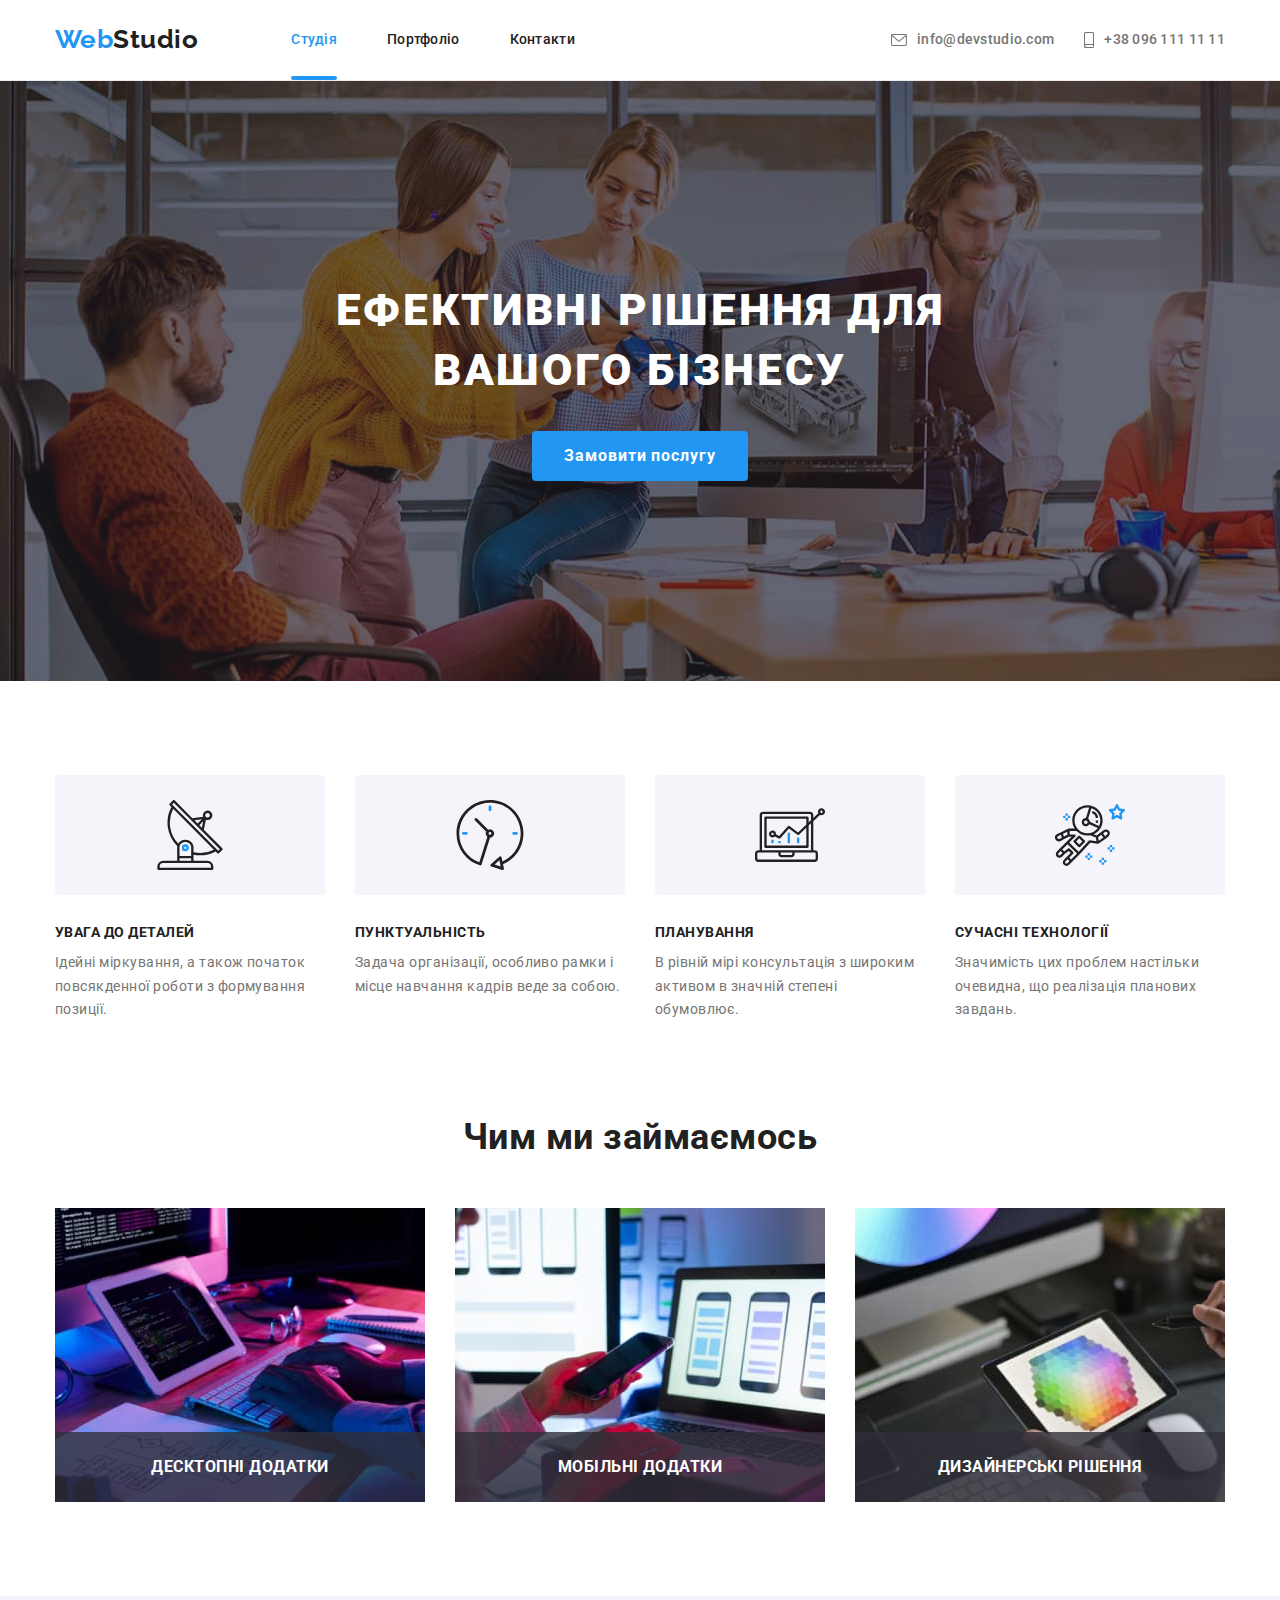
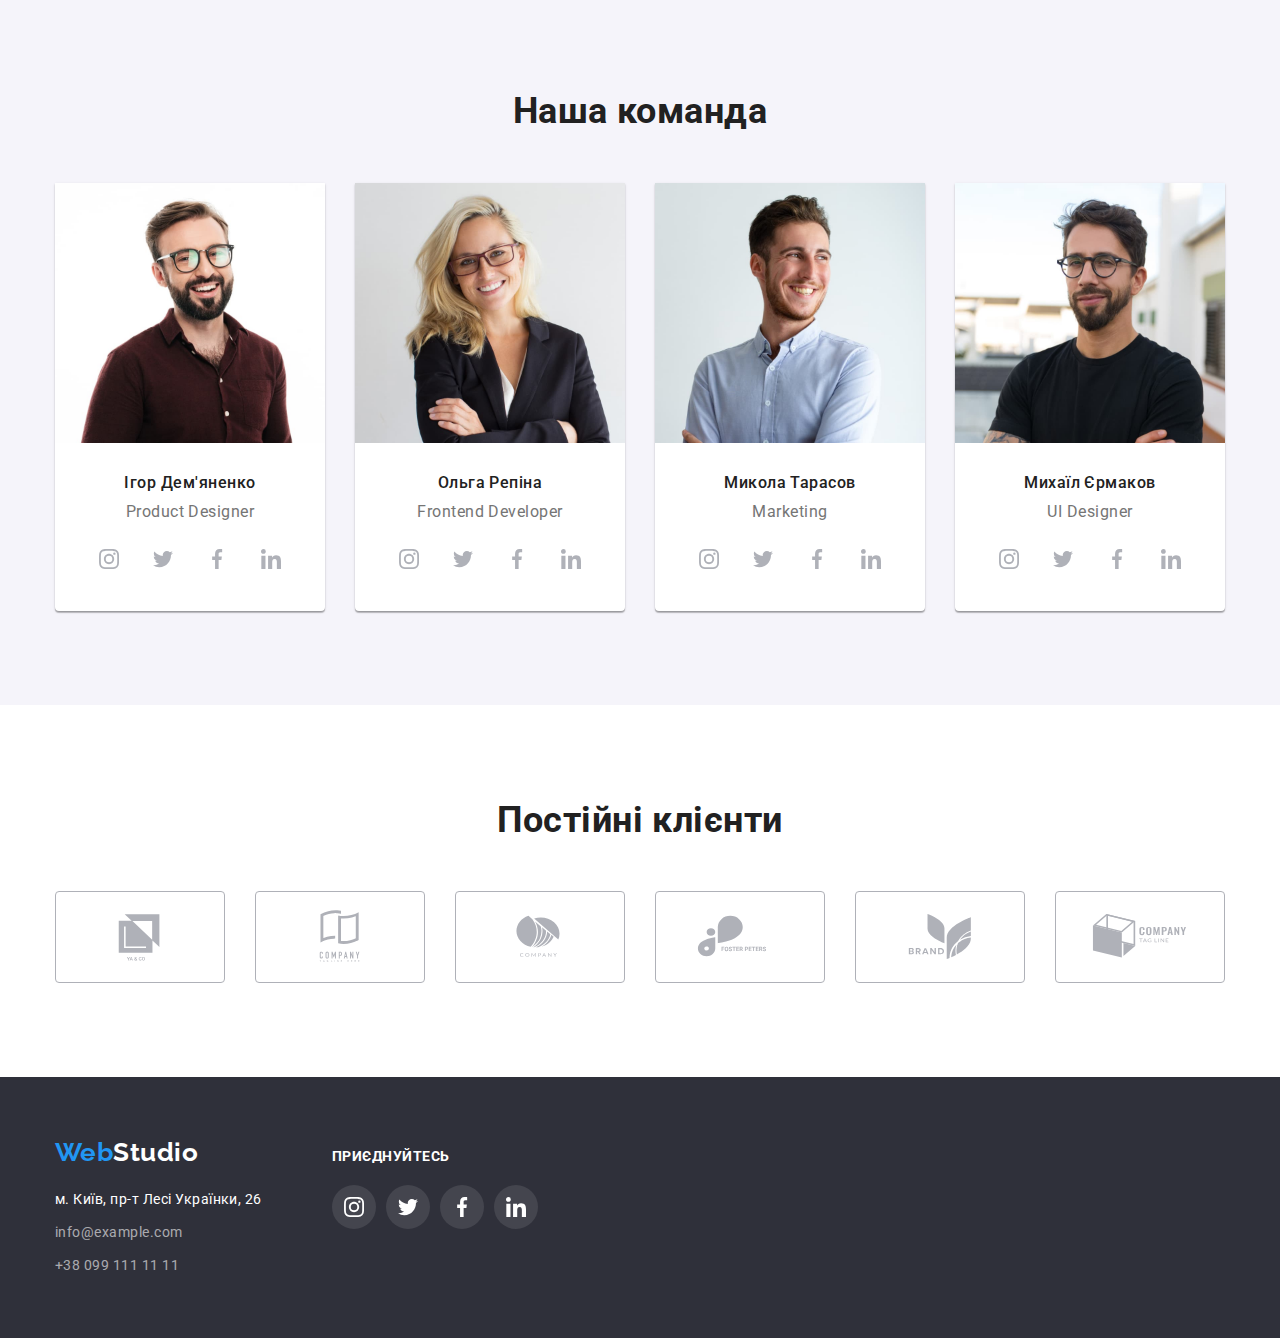
<file: index.html>
<!DOCTYPE html>
<html lang="uk">
  <head>
    <meta charset="UTF-8" />
    <meta http-equiv="X-UA-Compatible" content="IE=edge" />
    <meta name="viewport" content="width=device-width, initial-scale=1.0" />
    <title>WebStudio</title>
    <link rel="preconnect" href="https://fonts.googleapis.com" />
    <link rel="preconnect" href="https://fonts.gstatic.com" crossorigin />
    <link
      href="https://fonts.googleapis.com/css2?family=Raleway:wght@700&family=Roboto:wght@400;500;700;900&display=swap"
      rel="stylesheet"
    />
    <link
      rel="stylesheet"
      href="https://cdnjs.cloudflare.com/ajax/libs/modern-normalize/1.1.0/modern-normalize.min.css"
    />
    <link rel="stylesheet" href="./css/styles.css" />
  </head>

  <body>
    <header class="header">
      <div class="container">
        <nav class="nav-header">
          <a href="/" lang="en" class="logo link"> <span class="web">Web</span>Studio </a>

          <ul class="nav-list">
            <li class="item">
              <a class="nav-link link current" href="">Студія</a>
            </li>
            <li class="item">
              <a class="nav-link link" href="./portfolio.html">Портфоліо</a>
            </li>
            <li class="item">
              <a class="nav-link link" href="">Контакти</a>
            </li>
          </ul>
        </nav>
        <ul class="address-list">
          <li class="item">
            <a
              class="address link"
              href="mail:info@devstudio.com"
              target="_blank"
              rel="noopener noreferrer"
            >
              <svg class="address-list-icon" width="16" height="12">
                <use href="./image/icons.svg#envelope"></use>
              </svg>
              info@devstudio.com</a
            >
          </li>
          <li class="item">
            <a
              class="address link"
              href="tel:+380961111111"
              target="_blank"
              rel="noopener noreferrer"
            >
              <svg class="address-list-icon" width="10" height="16">
                <use href="./image/icons.svg#smartphone"></use>
              </svg>
              +38 096 111 11 11</a
            >
          </li>
        </ul>
      </div>
    </header>

    <main>
      <section class="hero">
        <div class="container">
          <h1 class="hero-title">Ефективні рішення для вашого бізнесу</h1>
          <button class="hero-button" type="button" data-modal-open>
          Замовити послугу
          </button>
        </div>

        <div class="backdrop is-hidden" data-modal>
          <div class="modal">
             <button class="close-modal" type="button" data-modal-close>
              <svg class="modal-icon" width="18" height="18">
                <use href="./image/icons.svg#close"></use>
              </svg>
             </button>
          </div>
        </div>
      </section>

      <section class="section benefits">
        <div class="container">
          <h2 class="visually-hidden">Наші переваги</h2>
          <ul class="benefits-list">
            <li class="benefits-item">
              <div class="benefits-recktangl">
                <svg class="benefits-icon" width="70" height="70">
                  <use href="./image/icons.svg#antenna"></use>
                </svg>
              </div>
              <h3 class="benefits-title">Увага до деталей</h3>
              <p class="benefits-text">
                Ідейні міркування, а також початок повсякденної роботи з формування позиції.
              </p>
            </li>
            <li class="benefits-item">
              <div class="benefits-recktangl">
                <svg class="benefits-icon" width="70" height="70">
                  <use href="./image/icons.svg#clock"></use>
                </svg>
              </div>
              <h3 class="benefits-title">Пунктуальність</h3>
              <p class="benefits-text">
                Задача організації, особливо рамки і місце навчання кадрів веде за собою.
              </p>
            </li>
            <li class="benefits-item">
              <div class="benefits-recktangl">
                <svg class="benefits-icon" width="70" height="70">
                  <use href="./image/icons.svg#diagram"></use>
                </svg>
              </div>
              <h3 class="benefits-title">Планування</h3>
              <p class="benefits-text">
                В рівній мірі консультація з широким активом в значній степені обумовлює.
              </p>
            </li>
            <li class="benefits-item">
              <div class="benefits-recktangl">
                <svg class="benefits-icon" width="70" height="70">
                  <use href="./image/icons.svg#astronaut"></use>
                </svg>
              </div>
              <h3 class="benefits-title">Сучасні технології</h3>
              <p class="benefits-text">
                Значимість цих проблем настільки очевидна, що реалізація планових завдань.
              </p>
            </li>
          </ul>
        </div>
      </section>

      <section class="section services">
        <div class="container">
          <h2 class="services-title">Чим ми займаємось</h2>
          <ul class="services-list">
            <li class="services-item">
              <div class="services-thumb">
                <img src="./image/services/scheme.jpg" alt="верстка" width="370" height="294" />
                <div class="services-text">
                  <h3 class="services-subtitle">Десктопні додатки</h3>
                </div>
              </div>
            </li>
            <li class="services-item">
              <div class="services-thumb">
                <img src="./image/services/addition.jpg" alt="розробка" width="370" height="294" />
                <div class="services-text">
                  <h3 class="services-subtitle">Мобільні додатки</h3>
                </div>
              </div>
            </li>
            <li class="services-item">
              <div class="services-thumb">
                <img src="./image/services/design.jpg" alt="дизайн" width="370" height="294" />
                <div class="services-text">
                  <h3 class="services-subtitle">Дизайнерські рішення</h3>
                </div>
              </div>
            </li>
          </ul>
        </div>
      </section>

      <section class="section team">
        <div class="container">
          <h2 class="team-title">Наша команда</h2>
          <ul class="team-list">
            <li class="team-item">
              <img
                src="./image/section-team/photo1.jpg"
                alt="дизайнер продукту"
                width="270"
                height="260"
              />
              <div class="team-wrapper">
                <h3 class="team-name">Ігор Дем'яненко</h3>
                <p lang="en" class="team-text">Product Designer</p>
                <ul class="team-social-list">
                  <li class="team-social-item">
                    <a
                      class="team-social-link link"
                      href=""
                      target="_blank"
                      rel="noopener noreferrer"
                    >
                      <svg class="team-icon" width="20" height="20">
                        <use href="./image/icons.svg#instagram"></use>
                      </svg>
                    </a>
                  </li>
                  <li class="team-social-item">
                    <a
                      class="team-social-link link"
                      href=""
                      target="_blank"
                      rel="noopener noreferrer"
                    >
                      <svg class="team-icon" width="20" height="20">
                        <use href="./image/icons.svg#twitter"></use>
                      </svg>
                    </a>
                  </li>
                  <li class="team-social-item">
                    <a
                      class="team-social-link link"
                      href=""
                      target="_blank"
                      rel="noopener noreferrer"
                    >
                      <svg class="team-icon" width="20" height="20">
                        <use href="./image/icons.svg#facebook"></use>
                      </svg>
                    </a>
                  </li>
                  <li class="team-social-item">
                    <a
                      class="team-social-link link"
                      href=""
                      target="_blank"
                      rel="noopener noreferrer"
                    >
                      <svg class="team-icon" width="20" height="20">
                        <use href="./image/icons.svg#linkedin"></use>
                      </svg>
                    </a>
                  </li>
                </ul>
              </div>
            </li>
            <li class="team-item">
              <img src="./image/section-team/photo2.jpg" alt="фронтенд" width="270" height="260" />
              <div class="team-wrapper">
                <h3 class="team-name">Ольга Репіна</h3>
                <p lang="en" class="team-text">Frontend Developer</p>
                <ul class="team-social-list">
                  <li class="team-social-item">
                    <a
                      class="team-social-link link"
                      href=""
                      target="_blank"
                      rel="noopener noreferrer"
                    >
                      <svg class="team-icon" width="20" height="20">
                        <use href="./image/icons.svg#instagram"></use>
                      </svg>
                    </a>
                  </li>
                  <li class="team-social-item">
                    <a
                      class="team-social-link link"
                      href=""
                      target="_blank"
                      rel="noopener noreferrer"
                    >
                      <svg class="team-icon" width="20" height="20">
                        <use href="./image/icons.svg#twitter"></use>
                      </svg>
                    </a>
                  </li>
                  <li class="team-social-item">
                    <a
                      class="team-social-link link"
                      href=""
                      target="_blank"
                      rel="noopener noreferrer"
                    >
                      <svg class="team-icon" width="20" height="20">
                        <use href="./image/icons.svg#facebook"></use>
                      </svg>
                    </a>
                  </li>
                  <li class="team-social-item">
                    <a
                      class="team-social-link link"
                      href=""
                      target="_blank"
                      rel="noopener noreferrer"
                    >
                      <svg class="team-icon" width="20" height="20">
                        <use href="./image/icons.svg#linkedin"></use>
                      </svg>
                    </a>
                  </li>
                </ul>
              </div>
            </li>
            <li class="team-item">
              <img
                src="./image/section-team/photo3.jpg"
                alt="маркетолог"
                width="270"
                height="260"
              />
              <div class="team-wrapper">
                <h3 class="team-name">Микола Тарасов</h3>
                <p lang="en" class="team-text">Marketing</p>
                <ul class="team-social-list">
                  <li class="team-social-item">
                    <a
                      class="team-social-link link"
                      href=""
                      target="_blank"
                      rel="noopener noreferrer"
                    >
                      <svg class="team-icon" width="20" height="20">
                        <use href="./image/icons.svg#instagram"></use>
                      </svg>
                    </a>
                  </li>
                  <li class="team-social-item">
                    <a
                      class="team-social-link link"
                      href=""
                      target="_blank"
                      rel="noopener noreferrer"
                    >
                      <svg class="team-icon" width="20" height="20">
                        <use href="./image/icons.svg#twitter"></use>
                      </svg>
                    </a>
                  </li>
                  <li class="team-social-item">
                    <a
                      class="team-social-link link"
                      href=""
                      target="_blank"
                      rel="noopener noreferrer"
                    >
                      <svg class="team-icon" width="20" height="20">
                        <use href="./image/icons.svg#facebook"></use>
                      </svg>
                    </a>
                  </li>
                  <li class="team-social-item">
                    <a
                      class="team-social-link link"
                      href=""
                      target="_blank"
                      rel="noopener noreferrer"
                    >
                      <svg class="team-icon" width="20" height="20">
                        <use href="./image/icons.svg#linkedin"></use>
                      </svg>
                    </a>
                  </li>
                </ul>
              </div>
            </li>
            <li class="team-item">
              <img src="./image/section-team/photo4.jpg" alt="дизайнер" width="270" height="260" />
              <div class="team-wrapper">
                <h3 class="team-name">Михаїл Єрмаков</h3>
                <p lang="en" class="team-text">UI Designer</p>
                <ul class="team-social-list">
                  <li class="team-social-item">
                    <a
                      class="team-social-link link"
                      href=""
                      target="_blank"
                      rel="noopener noreferrer"
                    >
                      <svg class="team-icon" width="20" height="20">
                        <use href="./image/icons.svg#instagram"></use>
                      </svg>
                    </a>
                  </li>
                  <li class="team-social-item">
                    <a
                      class="team-social-link link"
                      href=""
                      target="_blank"
                      rel="noopener noreferrer"
                    >
                      <svg class="team-icon" width="20" height="20">
                        <use href="./image/icons.svg#twitter"></use>
                      </svg>
                    </a>
                  </li>
                  <li class="team-social-item">
                    <a
                      class="team-social-link link"
                      href=""
                      target="_blank"
                      rel="noopener noreferrer"
                    >
                      <svg class="team-icon" width="20" height="20">
                        <use href="./image/icons.svg#facebook"></use>
                      </svg>
                    </a>
                  </li>
                  <li class="team-social-item">
                    <a
                      class="team-social-link link"
                      href=""
                      target="_blank"
                      rel="noopener noreferrer"
                    >
                      <svg class="team-icon" width="20" height="20">
                        <use href="./image/icons.svg#linkedin"></use>
                      </svg>
                    </a>
                  </li>
                </ul>
              </div>
            </li>
          </ul>
        </div>
      </section>

      <section class="section client">
        <div class="container">
          <h2 class="client-title">Постійні клієнти</h2>
          <ul class="client-list">
            <li class="client-item">
              <a class="client-link" href="" target="_blank" rel="noopener noreferrer">
                <svg class="client-logo" width="106" height="60">
                  <use href="./image/icons.svg#client-1"></use>
                </svg>
              </a>
            </li>
            <li class="client-item">
              <a class="client-link" href="" target="_blank" rel="noopener noreferrer">
                <svg class="client-logo" width="106" height="60">
                  <use href="./image/icons.svg#client-2"></use>
                </svg>
              </a>
            </li>
            <li class="client-item">
              <a class="client-link" href="" target="_blank" rel="noopener noreferrer">
                <svg class="client-logo" width="106" height="60">
                  <use href="./image/icons.svg#client-3"></use>
                </svg>
              </a>
            </li>
            <li class="client-item">
              <a class="client-link" href="" target="_blank" rel="noopener noreferrer">
                <svg class="client-logo" width="106" height="60">
                  <use href="./image/icons.svg#client-4"></use>
                </svg>
              </a>
            </li>
            <li class="client-item">
              <a class="client-link" href="" target="_blank" rel="noopener noreferrer">
                <svg class="client-logo" width="106" height="60">
                  <use href="./image/icons.svg#client-5"></use>
                </svg>
              </a>
            </li>
            <li class="client-item">
              <a class="client-link" href="" target="_blank" rel="noopener noreferrer">
                <svg class="client-logo" width="106" height="60">
                  <use href="./image/icons.svg#client-6"></use>
                </svg>
              </a>
            </li>
          </ul>
        </div>
      </section>
    </main>

    <footer class="page-footer">
      <div class="container">
        <div class="footer-contact">
          <a class="logo footer link" href="/" lang="en"><span class="web">Web</span>Studio </a>
          <address class="contact">
            <ul class="contact-list">
              <li class="map contact-item">м. Київ, пр-т Лесі Українки, 26</li>
              <li class="contact-item">
                <a
                  class="contact-link link"
                  href="info@example.com"
                  target="_blank"
                  rel="noopener noreferrer"
                  >info@example.com</a
                >
              </li>
              <li class="contact-item">
                <a
                  class="contact-link link"
                  href="+380991111111"
                  target="_blank"
                  rel="noopener noreferrer"
                  >+38 099 111 11 11</a
                >
              </li>
            </ul>
          </address>
        </div>

        <div class="footer-social">
          <h2 class="footer-title">Приєднуйтесь</h2>
          <ul class="footer-social-list">
            <li class="footer-social-item">
              <a class="footer-social-link link" href="" target="_blank" rel="noopener noreferrer">
                <svg class="footer-icon" width="20" height="20">
                  <use href="./image/icons.svg#instagram"></use>
                </svg>
              </a>
            </li>
            <li class="footer-social-item">
              <a class="footer-social-link link" href="" target="_blank" rel="noopener noreferrer">
                <svg class="footer-icon" width="20" height="20">
                  <use href="./image/icons.svg#twitter"></use>
                </svg>
              </a>
            </li>
            <li class="footer-social-item">
              <a class="footer-social-link link" href="" target="_blank" rel="noopener noreferrer">
                <svg class="footer-icon" width="20" height="20">
                  <use href="./image/icons.svg#facebook"></use>
                </svg>
              </a>
            </li>
            <li class="footer-social-item">
              <a class="footer-social-link link" href="" target="_blank" rel="noopener noreferrer">
                <svg class="footer-icon" width="20" height="20">
                  <use href="./image/icons.svg#linkedin"></use>
                </svg>
              </a>
            </li>
          </ul>
        </div>
      </div>
    </footer>
    <script src="./js/modal.js"></script>
  </body>
</html>
</file>
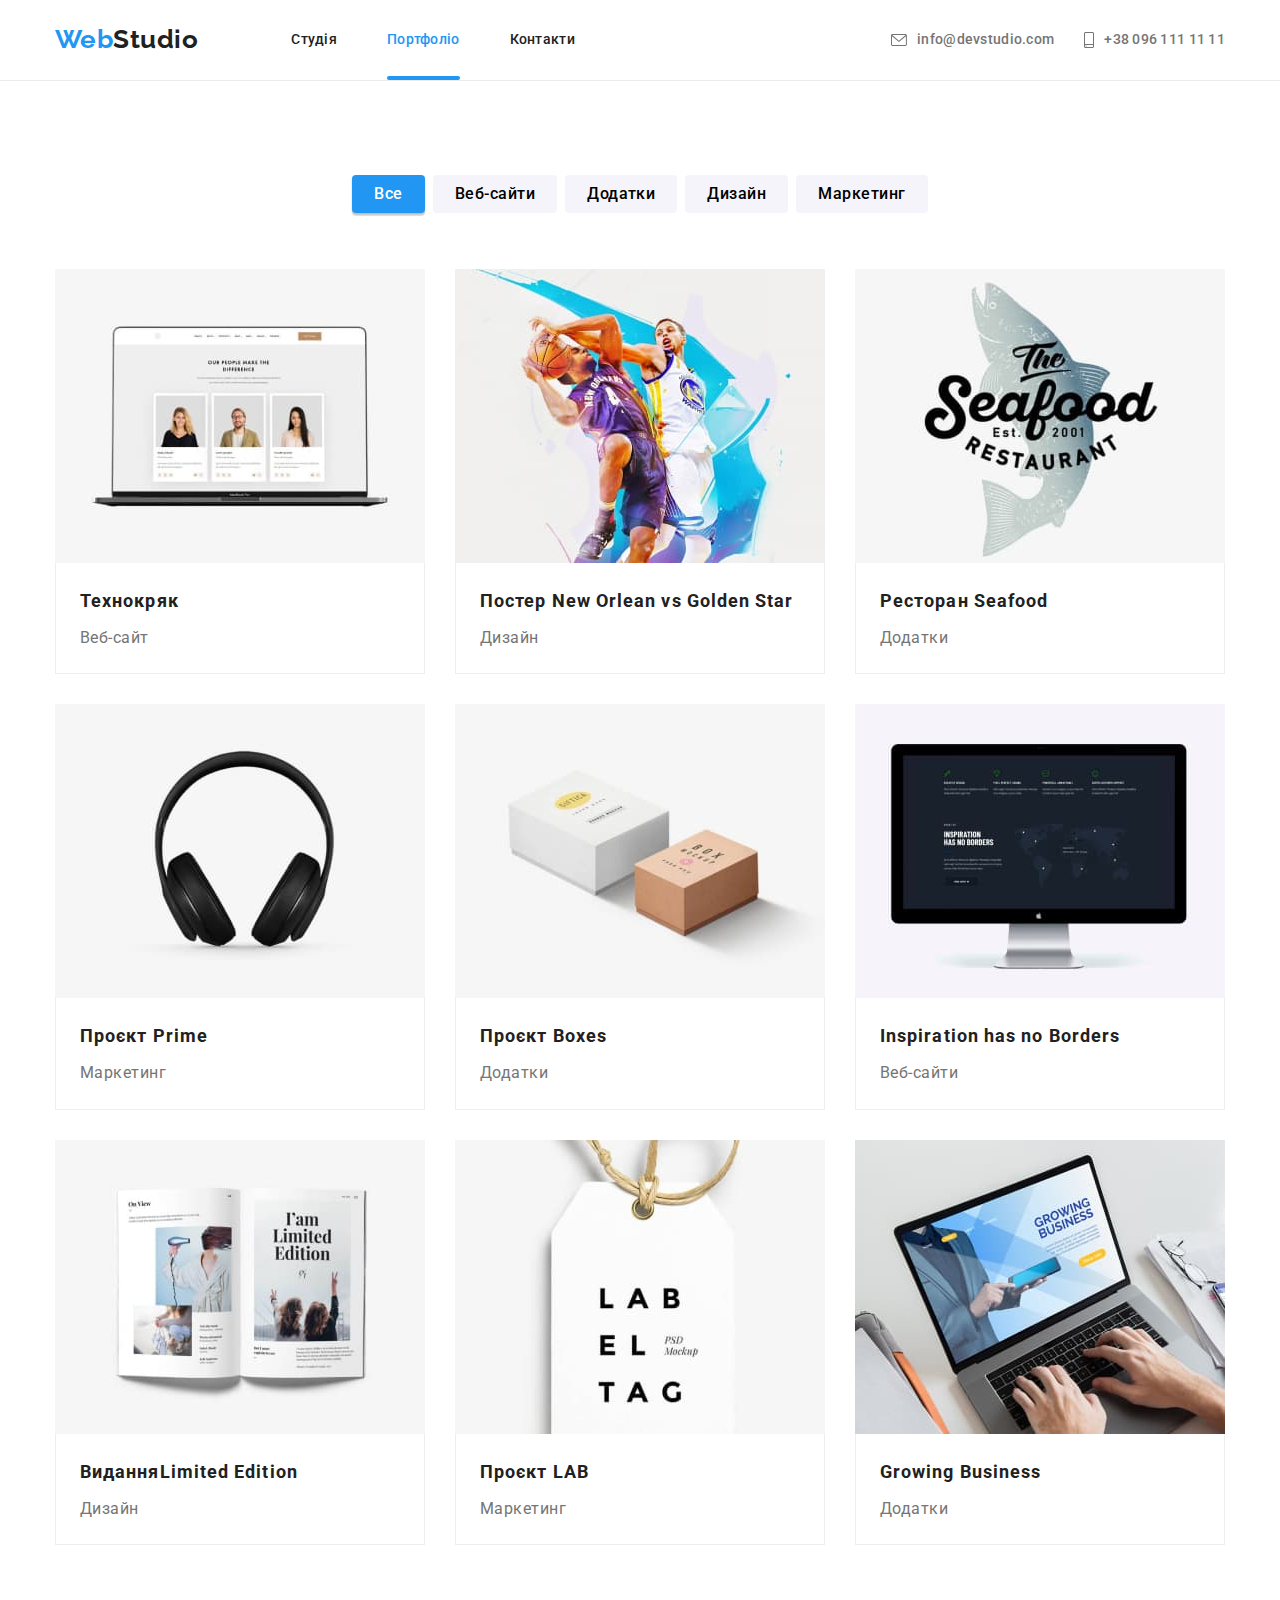
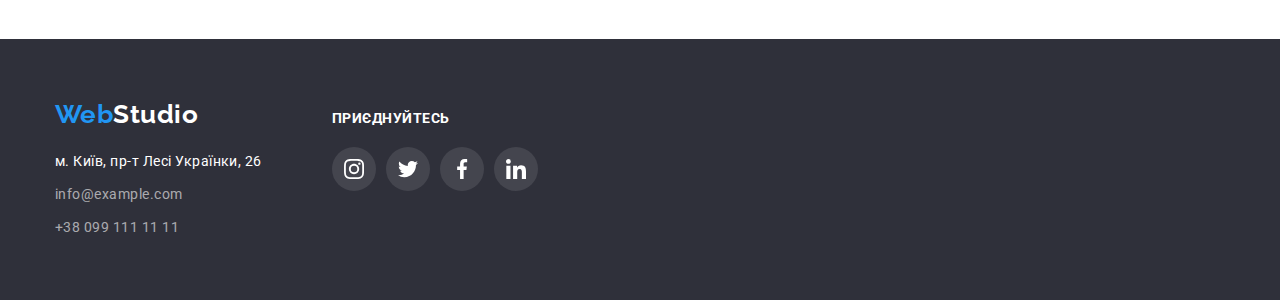
<file: portfolio.html>
<!DOCTYPE html>
<html lang="uk">
  <head>
    <meta charset="UTF-8" />
    <meta http-equiv="X-UA-Compatible" content="IE=edge" />
    <meta name="viewport" content="width=device-width, initial-scale=1.0" />
    <title>WebStudio</title>
    <link rel="preconnect" href="https://fonts.googleapis.com" />
    <link rel="preconnect" href="https://fonts.gstatic.com" crossorigin />
    <link
      href="https://fonts.googleapis.com/css2?family=Raleway:wght@700&family=Roboto:wght@400;500;700;900&display=swap"
      rel="stylesheet"
    />
    <link
      rel="stylesheet"
      href="https://cdnjs.cloudflare.com/ajax/libs/modern-normalize/1.1.0/modern-normalize.min.css"
    />

    <link rel="stylesheet" href="./css/styles.css" />
  </head>

  <body>
    <header class="header">
      <div class="container">
        <nav class="nav-header">
          <a href="/" lang="en" class="logo link"> <span class="web">Web</span>Studio </a>

          <ul class="nav-list">
            <li class="item">
              <a class="nav-link link" href="./index.html">Студія</a>
            </li>
            <li class="item">
              <a class="nav-link link current" href="">Портфоліо</a>
            </li>
            <li class="item">
              <a class="nav-link link" href="">Контакти</a>
            </li>
          </ul>
        </nav>
        <ul class="address-list">
          <li class="item">
            <a
              class="address link"
              href="mail:info@devstudio.com"
              target="_blank"
              rel="noopener noreferrer"
            >
              <svg class="address-list-icon" width="16" height="12">
                <use href="./image/icons.svg#envelope"></use>
              </svg>
              info@devstudio.com</a
            >
          </li>
          <li class="item">
            <div class="header-adress">
              <a
                class="address link"
                href="tel:+380961111111"
                target="_blank"
                rel="noopener noreferrer"
              >
                <svg class="address-list-icon" width="10" height="16">
                  <use href="./image/icons.svg#smartphone"></use>
                </svg>
                +38 096 111 11 11</a
              >
            </div>
          </li>
        </ul>
      </div>
    </header>
    <main>
      <section class="section">
        <div class="container">
          <h1 class="visually-hidden">Наші роботи</h1>
          <ul class="btn-list">
            <li class="btn-item">
              <button class="filter active-btn" type="button">Все</button>
            </li>
            <li class="btn-item">
              <button class="filter" type="button">Веб-сайти</button>
            </li>
            <li class="btn-item">
              <button class="filter" type="button">Додатки</button>
            </li>
            <li class="btn-item">
              <button class="filter" type="button">Дизайн</button>
            </li>
            <li class="btn-item">
              <button class="filter" type="button">Маркетинг</button>
            </li>
          </ul>
          <ul class="portfolio-list">
            <li class="portfolio-item">
              <a class="portfolio-link link" href="">
                <div class="portfolio-box">
                  <img
                    src="./image/portfolio/technocrack.jpg"
                    alt="Сторінка веб-сайту"
                    width="370"
                    height="294"
                  />
                  <div class="overlay">
                    <p class="overlay-text">
                      Ресурс пропонує комплексні пропозиції з різним рівнем функціоналу та сервісів.
                      Все це дозволить відвідувачу отримати вичерпні відомості про компанію чи
                      приватну особу.
                    </p>
                  </div>
                </div>
                <div class="portfolio-text">
                  <h2 class="portfolio-title">Технокряк</h2>
                  <p class="portfolio-filter">Веб-сайт</p>
                </div>
              </a>
            </li>
            <li class="portfolio-item">
              <a class="portfolio-link link" href="">
                <div class="portfolio-box">
                  <img
                    src="./image/portfolio/poster.jpg"
                    alt="Дизайн постеру"
                    width="370"
                    height="294"
                  />
                  <div class="overlay">
                    <p class="overlay-text">
                      Ресурс пропонує комплексні пропозиції з різним рівнем функціоналу та сервісів.
                      Все це дозволить відвідувачу отримати вичерпні відомості про компанію чи
                      приватну особу.
                    </p>
                  </div>
                </div>
                <div class="portfolio-text">
                  <h2 class="portfolio-title">
                    Постер <span lang="en">New Orlean vs Golden Star</span>
                  </h2>
                  <p class="portfolio-filter">Дизайн</p>
                </div>
              </a>
            </li>
            <li class="portfolio-item">
              <a class="portfolio-link link" href="">
                <div class="portfolio-box">
                  <img
                    src="./image/portfolio/seafood.jpg"
                    alt="Додаток для ресторану"
                    width="370"
                    height="294"
                  />
                  <div class="overlay">
                    <p class="overlay-text">
                      Ресурс пропонує комплексні пропозиції з різним рівнем функціоналу та сервісів.
                      Все це дозволить відвідувачу отримати вичерпні відомості про компанію чи
                      приватну особу.
                    </p>
                  </div>
                </div>
                <div class="portfolio-text">
                  <h2 class="portfolio-title">Ресторан <span lang="en">Seafood</span></h2>
                  <p class="portfolio-filter">Додатки</p>
                </div>
              </a>
            </li>
            <li class="portfolio-item">
              <a class="portfolio-link link" href="">
                <div class="portfolio-box">
                  <img
                    src="./image/portfolio/project-prime.jpg"
                    alt="Навушнки"
                    width="370"
                    height="294"
                  />
                  <div class="overlay">
                    <p class="overlay-text">
                      Ресурс пропонує комплексні пропозиції з різним рівнем функціоналу та сервісів.
                      Все це дозволить відвідувачу отримати вичерпні відомості про компанію чи
                      приватну особу.
                    </p>
                  </div>
                </div>
                <div class="portfolio-text">
                  <h2 class="portfolio-title">Проєкт <span lang="en">Prime</span></h2>
                  <p class="portfolio-filter">Маркетинг</p>
                </div>
              </a>
            </li>
            <li class="portfolio-item">
              <a class="portfolio-link link" href="">
                <div class="portfolio-box">
                  <img
                    src="./image/portfolio/project-boxes.jpg"
                    alt="Коробки"
                    width="370"
                    height="294"
                  />
                  <div class="overlay">
                    <p class="overlay-text">
                      Ресурс пропонує комплексні пропозиції з різним рівнем функціоналу та сервісів.
                      Все це дозволить відвідувачу отримати вичерпні відомості про компанію чи
                      приватну особу.
                    </p>
                  </div>
                </div>
                <div class="portfolio-text">
                  <h2 class="portfolio-title">Проєкт <span lang="en">Boxes</span></h2>
                  <p class="portfolio-filter">Додатки</p>
                </div>
              </a>
            </li>
            <li class="portfolio-item">
              <a class="portfolio-link link" href="">
                <div class="portfolio-box">
                  <img
                    src="./image/portfolio/inspiration.jpg"
                    alt="Монітор"
                    width="370"
                    height="294"
                  />
                  <div class="overlay">
                    <p class="overlay-text">
                      Ресурс пропонує комплексні пропозиції з різним рівнем функціоналу та сервісів.
                      Все це дозволить відвідувачу отримати вичерпні відомості про компанію чи
                      приватну особу.
                    </p>
                  </div>
                </div>
                <div class="portfolio-text">
                  <h2 class="portfolio-title" lang="en">Inspiration has no Borders</h2>
                  <p class="portfolio-filter">Веб-сайти</p>
                </div>
              </a>
            </li>
            <li class="portfolio-item">
              <a class="portfolio-link link" href="">
                <div class="portfolio-box">
                  <img
                    src="./image/portfolio/limited-edition.jpg"
                    alt="Відкрита книга"
                    width="370"
                    height="294"
                  />
                  <div class="overlay">
                    <p class="overlay-text">
                      Ресурс пропонує комплексні пропозиції з різним рівнем функціоналу та сервісів.
                      Все це дозволить відвідувачу отримати вичерпні відомості про компанію чи
                      приватну особу.
                    </p>
                  </div>
                </div>
                <div class="portfolio-text">
                  <h2 class="portfolio-title">Видання<span lang="en">Limited Edition</span></h2>
                  <p class="portfolio-filter">Дизайн</p>
                </div>
              </a>
            </li>
            <li class="portfolio-item">
              <a class="portfolio-link link" href="">
                <div class="portfolio-box">
                  <img
                    src="./image/portfolio/project-lab.jpg"
                    alt="Етикетка"
                    width="370"
                    height="294"
                  />
                  <div class="overlay">
                    <p class="overlay-text">
                      Ресурс пропонує комплексні пропозиції з різним рівнем функціоналу та сервісів.
                      Все це дозволить відвідувачу отримати вичерпні відомості про компанію чи
                      приватну особу.
                    </p>
                  </div>
                </div>
                <div class="portfolio-text">
                  <h2 class="portfolio-title">Проєкт <span lang="en">LAB</span></h2>
                  <p class="portfolio-filter">Маркетинг</p>
                </div>
              </a>
            </li>
            <li class="portfolio-item">
              <a class="portfolio-link link" href="">
                <div class="portfolio-box">
                  <img
                    src="./image/portfolio/growing-business.jpg"
                    alt="Ноутбук"
                    width="370"
                    height="294"
                  />
                  <div class="overlay">
                    <p class="overlay-text">
                      Ресурс пропонує комплексні пропозиції з різним рівнем функціоналу та сервісів.
                      Все це дозволить відвідувачу отримати вичерпні відомості про компанію чи
                      приватну особу.
                    </p>
                  </div>
                </div>
                <div class="portfolio-text">
                  <h2 class="portfolio-title" lang="en">Growing Business</h2>
                  <p class="portfolio-filter">Додатки</p>
                </div>
              </a>
            </li>
          </ul>
        </div>
      </section>
    </main>

    <footer class="page-footer">
      <div class="container">
        <div class="footer-contact">
          <a class="logo footer link" href="/" lang="en"><span class="web">Web</span>Studio </a>
          <address class="contact">
            <ul class="contact-list">
              <li class="map contact-item">м. Київ, пр-т Лесі Українки, 26</li>
              <li class="contact-item">
                <a
                  class="contact-link link"
                  href="info@example.com"
                  target="_blank"
                  rel="noopener noreferrer"
                  >info@example.com</a
                >
              </li>
              <li class="contact-item">
                <a
                  class="contact-link link"
                  href="+380991111111"
                  target="_blank"
                  rel="noopener noreferrer"
                  >+38 099 111 11 11</a
                >
              </li>
            </ul>
          </address>
        </div>

        <div class="footer-social">
          <h2 class="footer-title">Приєднуйтесь</h2>
          <ul class="footer-social-list">
            <li class="footer-social-item">
              <a class="footer-social-link link" href="" target="_blank" rel="noopener noreferrer">
                <svg class="footer-icon" width="20" height="20">
                  <use href="./image/icons.svg#instagram"></use>
                </svg>
              </a>
            </li>
            <li class="footer-social-item">
              <a class="footer-social-link link" href="" target="_blank" rel="noopener noreferrer">
                <svg class="footer-icon" width="20" height="20">
                  <use href="./image/icons.svg#twitter"></use>
                </svg>
              </a>
            </li>
            <li class="footer-social-item">
              <a class="footer-social-link link" href="" target="_blank" rel="noopener noreferrer">
                <svg class="footer-icon" width="20" height="20">
                  <use href="./image/icons.svg#facebook"></use>
                </svg>
              </a>
            </li>
            <li class="footer-social-item">
              <a class="footer-social-link link" href="" target="_blank" rel="noopener noreferrer">
                <svg class="footer-icon" width="20" height="20">
                  <use href="./image/icons.svg#linkedin"></use>
                </svg>
              </a>
            </li>
          </ul>
        </div>
      </div>
    </footer>
  </body>
</html>
</file>
<file: css/styles.css>
:root {
  /* Змінні для кольорів */

  --white: #ffffff;
  --background-accent: #2f303a;
  --background-grey: #f5f4fa;
  --text-color-main: #212121;
  --text-color: #757575;
  --accent-text-color: #2196f3;
  --address-color: rgba(255, 255, 255, 0.6);
  --button-hover: #188ce8;
  --border-portfolio: #eeeeee;
  --icons-color: #afb1b8;
  --services-color: rgba(47, 48, 58, 0.8);
  --portfolio-overlay: rgba(33, 150, 243, 0.9);

  /* Змінна для transition */

  --transition-cubik: cubic-bezier(0.4, 0, 0.2, 1);
}

/* Колір і шрифт для body */

body {
  background-color: var(--white);
  color: var(--text-color-main);
  font-family: 'Roboto', sans-serif;
  letter-spacing: 0.03em;
}

ul,
ol {
  margin: 0;
  padding: 0;
  list-style: none;
}

h1,
h2,
h3,
p {
  margin: 0;
}

.link {
  text-decoration: none;
}

.container {
  width: 1200px;
  padding-left: 15px;
  padding-right: 15px;
  margin-left: auto;
  margin-right: auto;
}

.section {
  padding-top: 94px;
  padding-bottom: 94px;
}

.visually-hidden {
  position: absolute;
  width: 1px;
  height: 1px;
  margin: -1px;
  border: 0;
  padding: 0;

  white-space: nowrap;
  clip-path: inset(100%);
  clip: rect(0 0 0 0);
  overflow: hidden;
}

/* Стилізація header */
/* logo */

.header {
  border-bottom: 1px solid #ececec;
}

.logo {
  margin-right: 93px;

  color: var(--text-color-main);
  font-family: 'Raleway', sans-serif;
  font-weight: 700;
  font-size: 26px;
  line-height: 1.2;
}

.logo .web {
  color: var(--accent-text-color);
}

/* Посилання по сайту */
.header .container {
  display: flex;
  align-items: center;
}

.nav-header {
  display: flex;
  align-items: center;
}

.nav-list {
  display: flex;

  font-weight: 500;
  font-size: 14px;
  line-height: 1.14;
  letter-spacing: 0.02em;
}

.nav-list .item + .item {
  margin-left: 50px;
}

.nav-link {
  display: block;
  padding-top: 32px;
  padding-bottom: 32px;

  color: var(--text-color-main);

  transition: color 250ms cubic-bezier(0.4, 0, 0.2, 1);
}

.nav-list .link.current {
  position: relative;
  color: var(--accent-text-color);
}

.nav-list .link.current::after {
  content: '';
  position: absolute;
  left: 0;
  bottom: 0;
  display: block;
  width: 100%;
  height: 4px;
  border-radius: 2px;
  background-color: var(--accent-text-color);
}

.nav-link:hover,
.nav-link:focus {
  color: var(--accent-text-color);
}

.address.link {
  display: flex;
  align-items: center;

  color: var(--text-color);
  font-weight: 500;
  font-size: 14px;
  line-height: 1.14;
  letter-spacing: 0.02em;

  transition: color 250ms cubic-bezier(0.4, 0, 0.2, 1);
}

.address:hover,
.address:focus {
  color: var(--accent-text-color);
}

.address-list {
  display: flex;
  margin-left: auto;
}

.address-list .item + .item {
  margin-left: 30px;
}

.address-list-icon {
  fill: currentColor;

  margin-right: 10px;
}

/* hero */

.hero {
  max-width: 1600px;
  padding: 200px 0;
  background-color: var(--background-accent);

  text-align: center;

  background-image: linear-gradient(to right, rgba(47, 48, 58, 0.4), rgba(47, 48, 58, 0.4)),
    url('../image/hero/team-hero.jpg');

  background-repeat: no-repeat;

  margin-left: auto;
  margin-right: auto;
}

.hero-title {
  width: 696px;
  margin: 0 auto;
  margin-bottom: 30px;

  color: var(--white);
  font-weight: 900;
  font-size: 44px;
  line-height: 1.36;
  letter-spacing: 0.06em;
  text-transform: uppercase;
}

.hero-button {
  display: inline-block;

  min-width: 200px;
  height: 50px;

  background-color: var(--accent-text-color);
  color: var(--white);
  border: none;
  border-radius: 4px;
  padding: 10px 32px;

  cursor: pointer;

  font-family: inherit;
  font-weight: 700;
  font-size: 16px;
  line-height: 1.88;
  letter-spacing: 0.06em;

  transition: background-color 250ms cubic-bezier(0.4, 0, 0.2, 1);
}

.hero-button:hover,
.hero-button:focus {
  background-color: var(--button-hover);
}

/* Модальне вікно */

.backdrop {
  position: fixed;

  top: 0;
  left: 0;

  z-index: 2;

  width: 100%;
  height: 100%;

  background-color: rgba(0, 0, 0, 0.2);

  opacity: 1;
  transition: opacity 250ms var(--transition-cubik);
}

.backdrop.is-hidden {
  visibility: visible;
  opacity: 0;
  pointer-events: none;
}

.modal {
  position: absolute;
  top: 50%;
  left: 50%;
  transform: translate(-50%, -50%) scale(1);

  min-width: 528px;
  min-height: 581px;

  background-color: var(--white);
  border-radius: 4px;
  box-shadow: 0px 2px 1px rgba(0, 0, 0, 0.2), 0px 1px 1px rgba(0, 0, 0, 0.14),
    0px 1px 3px rgba(0, 0, 0, 0.12);

    transition: transform 250ms var(--transition-cubik);
}

.backdrop.is-hidden .modal {
  transform: translate(-50%, -50%) scale(0.9);
}

.close-modal {
  position: absolute;
  right: 8px;
  top: 8px;

  display: flex;
  align-items: center;
  justify-content: center;

  width: 30px;
  height: 30px;

  border: 1px solid rgba(0, 0, 0, 0.1);
  background-color: var(--white);
  border-radius: 50%;
  cursor: pointer;
}

/* Наші переваги */

.benefits-recktangl {
  display: flex;
  align-items: center;
  justify-content: center;
  width: 270px;
  height: 120px;
  background-color: var(--background-grey);
  border-radius: 4px;
  margin-bottom: 30px;
}

img {
  display: block;
}

.section.benefits {
  padding-bottom: 0;
}

.benefits-list {
  display: flex;
  justify-content: space-between;
}

.benefits-item {
  width: 270px;
}

.benefits-item + .benefits-item {
  margin-left: 30px;
}

.benefits-title {
  margin-bottom: 10px;
  font-size: 14px;
  line-height: 1.14;
  text-transform: uppercase;
}

.benefits-text {
  color: var(--text-color);
  font-size: 14px;
  line-height: 1.71;
}

/* Чим ми займаємось */
.services-title {
  margin-bottom: 50px;

  font-size: 36px;
  line-height: 1.17;
  text-align: center;
}

.services-list {
  display: flex;
  justify-content: space-between;
}

.services-thumb {
  position: relative;
}

.services-text {
  position: absolute;
  left: 0;
  bottom: 0;

  display: flex;
  justify-content: center;
  align-items: center;

  width: 100%;
  height: 70px;

  background-color: var(--services-color);
  color: var(--white);
  text-transform: uppercase;
  font-size: 14px;
  line-height: 1.14;
}

/* Наша команда */
.section.team {
  background-color: var(--background-grey);
}

.team-list {
  display: flex;
}

.team-item {
  border-bottom-right-radius: 4px;
  border-bottom-left-radius: 4px;
  background-color: var(--white);

  box-shadow: 0px 2px 1px rgba(0, 0, 0, 0.2), 0px 1px 1px rgba(0, 0, 0, 0.14),
    0px 1px 3px rgba(0, 0, 0, 0.12);
}

.team-item + .team-item {
  margin-left: 30px;
}

.team-title {
  margin-bottom: 50px;

  text-align: center;

  font-size: 36px;
  line-height: 1.17;
}

.team-wrapper {
  padding: 30px 32px;
}

.team-text {
  margin-bottom: 16px;
  color: var(--text-color);
  font-size: 16px;
  line-height: 1.2;
  text-align: center;
}

.team-name {
  margin-bottom: 10px;
  font-weight: 500;
  font-size: 16px;
  line-height: 1.2;
  text-align: center;
}

.team-social-list {
  display: flex;
  justify-content: space-between;
}

.team-social-link {
  display: flex;
  align-items: center;
  justify-content: center;

  width: 44px;
  height: 44px;
  border-radius: 50%;

  color: var(--icons-color);

  transition: color 250ms cubic-bezier(0.4, 0, 0.2, 1),
    background-color 250ms cubic-bezier(0.4, 0, 0.2, 1);
}

.team-social-link:hover,
.team-social-link:focus {
  color: var(--white);
  background-color: var(--accent-text-color);
}

.team-icon {
  fill: currentColor;
}

/* Постійні клієнти */

.client-title {
  margin-bottom: 50px;

  text-align: center;

  font-size: 36px;
  line-height: 1.17;
}

.client-list {
  display: flex;
  gap: 30px;
}

.client-link {
  display: flex;
  align-items: center;
  justify-content: center;

  width: 170px;
  height: 92px;
  border-radius: 4px;

  color: var(--icons-color);
  border: 1px solid var(--icons-color);

  transition: border 250ms var(--transition-cubik), color 250ms var(--transition-cubik);
}

.client-link:hover,
.client-link:focus {
  border: 1px solid var(--accent-text-color);
  color: var(--accent-text-color);
}

.client-logo {
  fill: currentColor;
}

/* footer */

.page-footer {
  padding: 60px 0;
  background-color: var(--background-accent);
}

.contact {
  font-style: inherit;
}

.contact-item:not(:last-child) {
  margin-bottom: 9px;
}

.contact-list .map {
  font-size: 14px;
  line-height: 1.71;
  color: var(--white);
}

.logo.footer {
  display: inline-block;
  margin-bottom: 20px;
  margin-right: 0;
  color: var(--white);
}

.contact-link {
  color: var(--address-color);
  text-decoration: none;
  font-size: 14px;
  line-height: 1.71;
  vertical-align: top;

  transition: color 250ms var(--transition-cubik);
}

.contact-link:hover,
.contact-link:focus {
  color: var(--accent-text-color);
}

.footer-title {
  margin-bottom: 20px;

  color: var(--white);
  text-transform: uppercase;

  font-size: 14px;
  line-height: 1.14;
}

.footer-social-list {
  display: flex;
  align-items: center;
  gap: 10px;
}

.footer-social-link {
  display: flex;
  align-items: center;
  justify-content: center;

  width: 44px;
  height: 44px;
  border-radius: 50%;

  background-color: rgba(255, 255, 255, 0.1);
  color: var(--white);

  transition: background-color 250ms var(--transition-cubik);
}

.footer-social-link:hover,
.footer-social-link:focus {
  background-color: var(--accent-text-color);
}

.footer-icon {
  fill: currentColor;
}

.page-footer .container {
  display: flex;
  gap: 70px;
  align-items: baseline;
}

/* Сторінка портфоліо */
/* Кнопки-фільтр */

.btn-list {
  display: flex;

  justify-content: center;
}

.btn-item + .btn-item {
  margin-left: 8px;
}

.btn-list .filter {
  padding: 6px 22px;
  background-color: var(--background-grey);
  border: none;
  border-radius: 4px;

  cursor: pointer;

  font-family: inherit;
  font-weight: 500;
  font-size: 16px;
  line-height: 1.62;
  letter-spacing: 0.03em;

  transition: background-color 250ms var(--transition-cubik), color 250ms var(--transition-cubik),
    box-shadow 250ms var(--transition-cubik);
}

.btn-list .filter:hover,
.btn-list .filter:focus {
  background-color: var(--accent-text-color);
  color: var(--white);

  box-shadow: 0px 2px 2px rgba(0, 0, 0, 0.12), 0px 1px 2px rgba(0, 0, 0, 0.08),
    0px 3px 1px rgba(0, 0, 0, 0.1);
}

.filter.active-btn {
  background-color: var(--accent-text-color);
  color: var(--white);

  box-shadow: 0px 2px 2px rgba(0, 0, 0, 0.12), 0px 1px 2px rgba(0, 0, 0, 0.08),
    0px 3px 1px rgba(0, 0, 0, 0.1);
}

.portfolio-list {
  display: flex;
  flex-wrap: wrap;
  gap: 30px;

  margin-top: 56px;
}

.portfolio-item {
  flex-basis: calc((100% - 60px) / 3);
}

.portfolio-link {
  display: block;

  transition: box-shadow 250ms var(--transition-cubik);
}

.portfolio-link:hover,
.portfolio-link:focus {
  box-shadow: 1px 4px 6px rgba(0, 0, 0, 0.16), 0px 4px 4px rgba(0, 0, 0, 0.06),
    0px 1px 1px rgba(0, 0, 0, 0.12);
}

.portfolio-title {
  margin-bottom: 4px;
  font-size: 18px;
  line-height: 2;
  letter-spacing: 0.06em;
  color: var(--text-color-main);
}

.portfolio-filter {
  color: var(--text-color);
  font-size: 16px;
  line-height: 1.9;
}

.portfolio-text {
  padding: 20px 24px;

  border: 1px solid var(--border-portfolio);
  border-top: none;

}

.portfolio-box {
  position: relative;
  overflow: hidden;
}


.overlay {

  display: block;
  position: absolute;

  top: 0;
  left: 0;
  width: 100%;
  height: 100%;

  font-size: 18px;
  line-height: 1.56;

  padding: 63px 24px;

  color: var(--white);
  background-color: var(--portfolio-overlay);

  transform: translateY(101%);
  transition: transform 250ms cubic-bezier(0.4, 0, 0.2, 1);
}

.portfolio-link:hover .overlay,
.portfolio-link:focus .overlay {
  transform: translateY(0);
}
</file>
